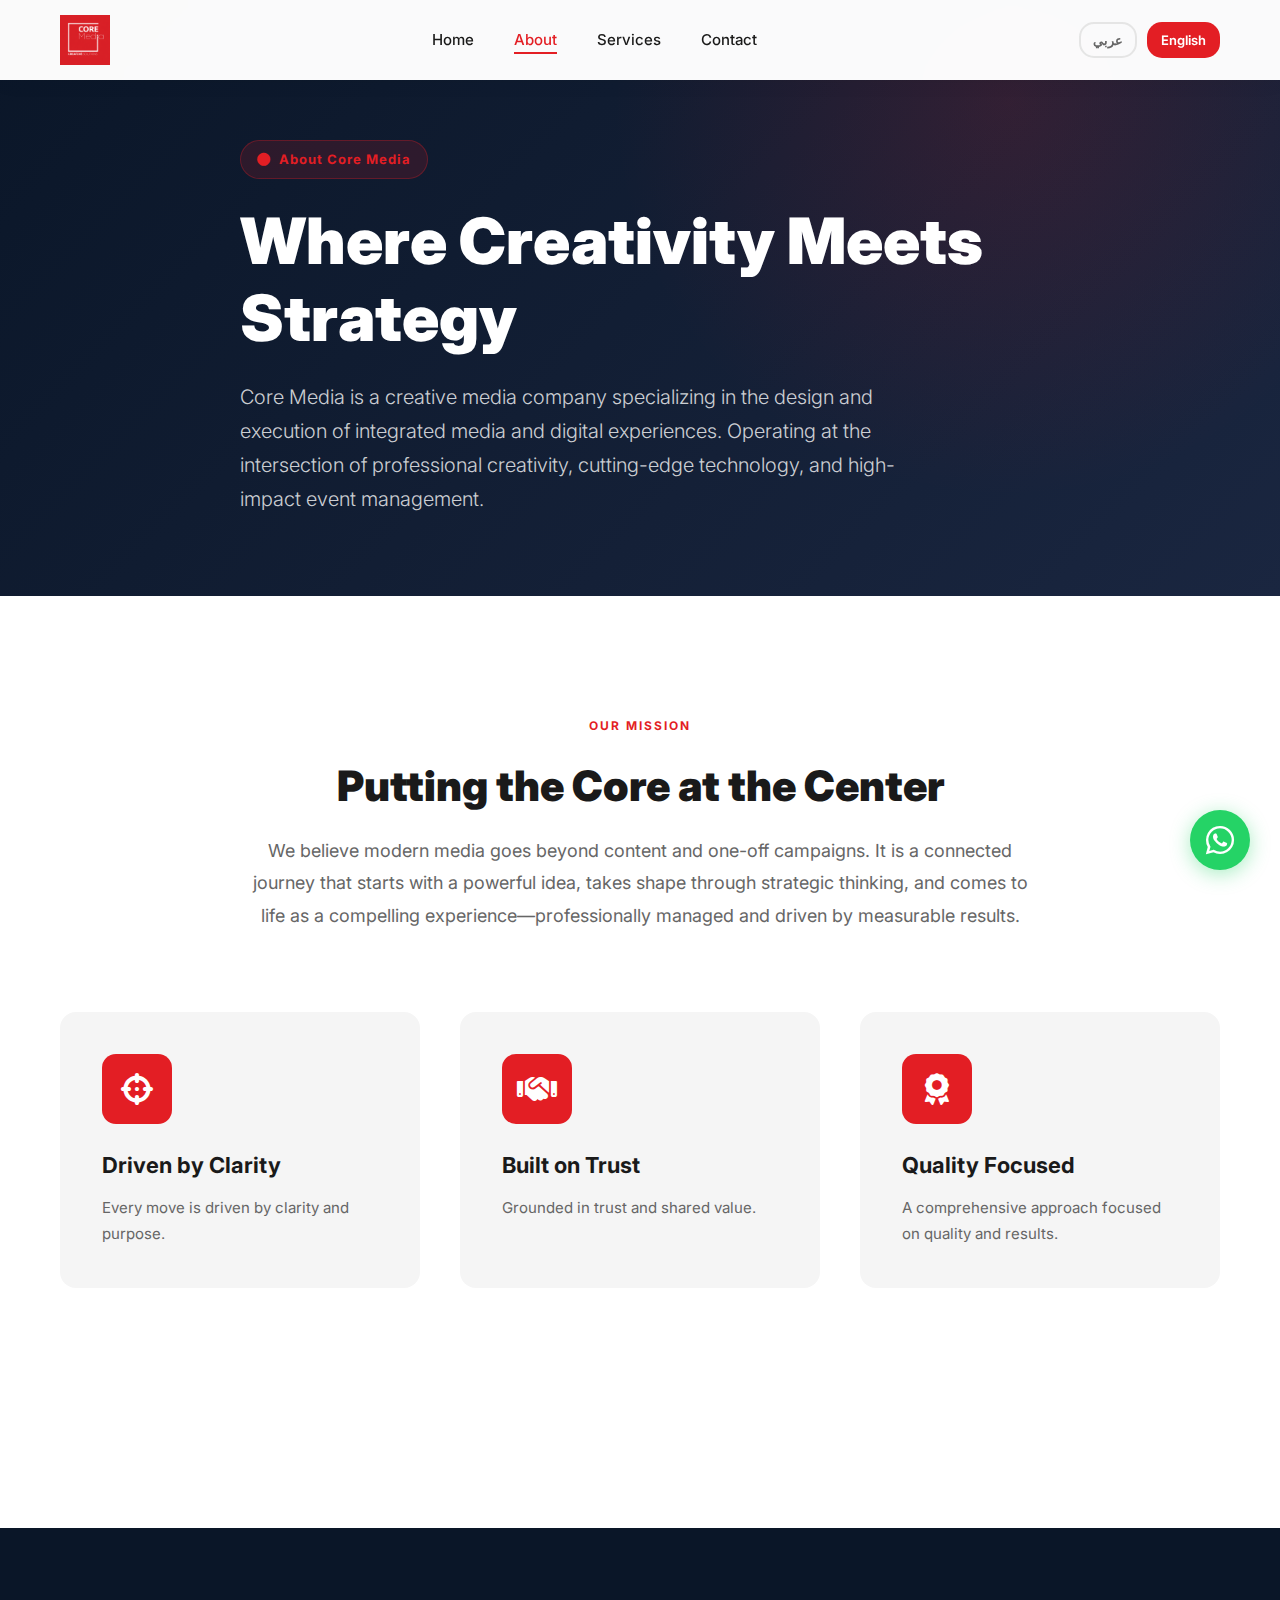
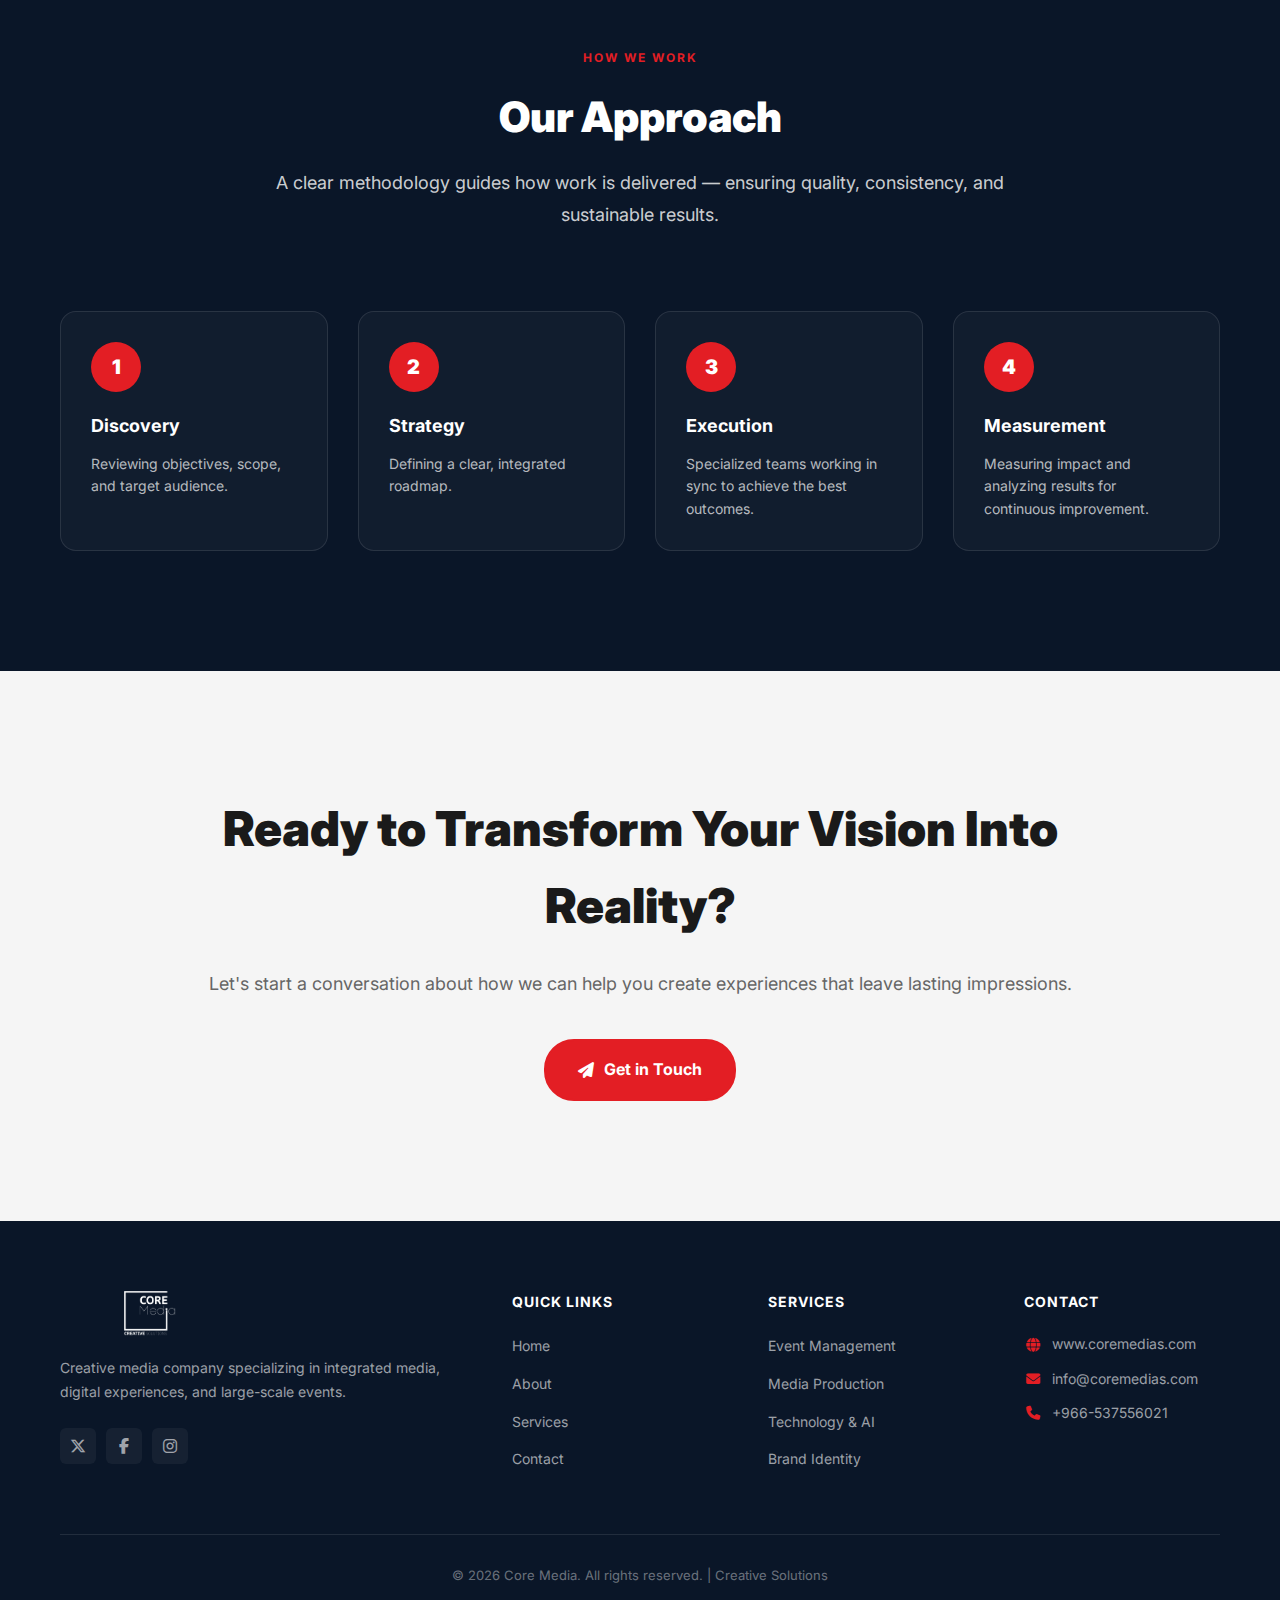
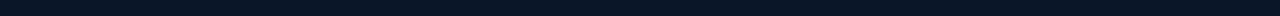
<file: about-en.html>
<!DOCTYPE html>
<html lang="en" dir="ltr">
<head>
    <meta charset="UTF-8">
    <meta name="viewport" content="width=device-width, initial-scale=1.0">
    <meta name="description" content="About Core Media - Creative media company specializing in integrated experiences">
    <title>About Us - Core Media</title>
    <link rel="icon" type="image/png" href="/assets/images/favicon.png">
    <link rel="preconnect" href="https://fonts.googleapis.com">
    <link rel="preconnect" href="https://fonts.gstatic.com" crossorigin>
    <link href="https://fonts.googleapis.com/css2?family=Inter:wght@300;400;500;600;700;800;900&display=swap" rel="stylesheet">
    <link rel="stylesheet" href="https://cdnjs.cloudflare.com/ajax/libs/font-awesome/6.4.0/css/all.min.css">

    <style>
        * {
            margin: 0;
            padding: 0;
            box-sizing: border-box;
        }

        :root {
            --primary-red: #E31E24;
            --dark-navy: #0a1628;
            --white: #ffffff;
            --light-gray: #f5f5f5;
            --text-gray: #666666;
            --border-gray: #e5e5e5;
        }

        body {
            font-family: 'Inter', -apple-system, BlinkMacSystemFont, sans-serif;
            color: #1a1a1a;
            line-height: 1.6;
            background: white;
            overflow-x: hidden;
        }

        /* Navigation */
        nav {
            position: fixed;
            top: 0;
            left: 0;
            right: 0;
            background: rgba(255, 255, 255, 0.98);
            backdrop-filter: blur(10px);
            padding: 15px 60px;
            z-index: 1000;
            box-shadow: 0 2px 20px rgba(0, 0, 0, 0.05);
            transition: all 0.3s ease;
        }

        nav.scrolled {
            padding: 10px 60px;
            box-shadow: 0 2px 30px rgba(0, 0, 0, 0.1);
        }

        .nav-container {
            max-width: 1400px;
            margin: 0 auto;
            display: flex;
            justify-content: space-between;
            align-items: center;
        }

        .logo {
            height: 50px;
            max-width: 180px;
            transition: all 0.3s ease;
        }

        nav.scrolled .logo {
            height: 45px;
            max-width: 160px;
        }

        .logo img {
            height: 100%;
            width: 100%;
            object-fit: contain;
        }

        .nav-menu {
            display: flex;
            gap: 40px;
            list-style: none;
            align-items: center;
        }

        .nav-menu a {
            text-decoration: none;
            color: #1a1a1a;
            font-size: 15px;
            font-weight: 500;
            transition: color 0.3s;
            position: relative;
        }

        .nav-menu a::after {
            content: '';
            position: absolute;
            bottom: -5px;
            left: 0;
            width: 0;
            height: 2px;
            background: var(--primary-red);
            transition: width 0.3s ease;
        }

        .nav-menu a:hover::after,
        .nav-menu a.active::after {
            width: 100%;
        }

        .nav-menu a:hover,
        .nav-menu a.active {
            color: var(--primary-red);
        }

        .language-switcher {
            display: flex;
            gap: 10px;
            align-items: center;
        }

        .lang-btn {
            padding: 6px 12px;
            border-radius: 15px;
            text-decoration: none;
            font-weight: 600;
            font-size: 13px;
            transition: all 0.3s;
            border: 2px solid transparent;
        }

        .lang-btn.active {
            background: var(--primary-red);
            color: white;
        }

        .lang-btn:not(.active) {
            color: var(--text-gray);
            border-color: var(--border-gray);
        }

        .lang-btn:not(.active):hover {
            border-color: var(--primary-red);
            color: var(--primary-red);
        }

        /* Floating WhatsApp Button */
        .whatsapp-float {
            position: fixed;
            bottom: 30px;
            right: 30px;
            width: 60px;
            height: 60px;
            background: #25D366;
            border-radius: 50%;
            display: flex;
            align-items: center;
            justify-content: center;
            box-shadow: 0 4px 20px rgba(37, 211, 102, 0.4);
            z-index: 999;
            cursor: pointer;
            transition: all 0.3s ease;
            animation: pulse-whatsapp 2s infinite;
            text-decoration: none;
        }

        .whatsapp-float:hover {
            transform: scale(1.1);
            box-shadow: 0 6px 30px rgba(37, 211, 102, 0.6);
        }

        .whatsapp-float i {
            color: white;
            font-size: 32px;
        }

        @keyframes pulse-whatsapp {
            0%, 100% {
                box-shadow: 0 4px 20px rgba(37, 211, 102, 0.4);
            }
            50% {
                box-shadow: 0 6px 30px rgba(37, 211, 102, 0.7);
            }
        }

        /* Hero Section */
        .about-hero {
            min-height: 60vh;
            background: linear-gradient(135deg, #0a1628 0%, #1a2640 100%);
            padding: 140px 60px 80px;
            position: relative;
            overflow: hidden;
            display: flex;
            align-items: center;
        }

        .about-hero::before {
            content: '';
            position: absolute;
            top: -50%;
            right: -10%;
            width: 800px;
            height: 800px;
            background: radial-gradient(circle, rgba(227, 30, 36, 0.15) 0%, transparent 70%);
            border-radius: 50%;
            animation: pulse 8s ease-in-out infinite;
        }

        @keyframes pulse {
            0%, 100% { transform: scale(1); opacity: 0.15; }
            50% { transform: scale(1.1); opacity: 0.25; }
        }

        .about-hero-container {
            max-width: 1400px;
            margin: 0 auto;
            position: relative;
            z-index: 2;
            color: white;
        }

        .about-tag {
            display: inline-flex;
            align-items: center;
            gap: 8px;
            background: rgba(227, 30, 36, 0.15);
            border: 1px solid rgba(227, 30, 36, 0.3);
            padding: 8px 16px;
            border-radius: 25px;
            color: var(--primary-red);
            font-size: 13px;
            font-weight: 700;
            letter-spacing: 1px;
            margin-bottom: 24px;
        }

        .about-hero-title {
            font-size: 64px;
            font-weight: 900;
            line-height: 1.2;
            margin-bottom: 24px;
            max-width: 800px;
        }

        .about-hero-subtitle {
            font-size: 20px;
            font-weight: 300;
            color: rgba(255, 255, 255, 0.8);
            max-width: 700px;
            line-height: 1.7;
        }

        /* Main Content Section */
        .about-content {
            padding: 120px 60px;
            background: white;
        }

        .about-container {
            max-width: 1400px;
            margin: 0 auto;
        }

        .section-header {
            text-align: center;
            margin-bottom: 80px;
        }

        .section-tag {
            color: var(--primary-red);
            font-size: 12px;
            font-weight: 700;
            letter-spacing: 2px;
            margin-bottom: 16px;
            text-transform: uppercase;
        }

        .section-title {
            font-size: 42px;
            font-weight: 900;
            color: #1a1a1a;
            margin-bottom: 16px;
        }

        .section-description {
            font-size: 18px;
            color: var(--text-gray);
            max-width: 800px;
            margin: 0 auto;
            line-height: 1.8;
        }

        /* Values Grid */
        .values-grid {
            display: grid;
            grid-template-columns: repeat(3, 1fr);
            gap: 40px;
            margin-bottom: 120px;
        }

        .value-card {
            background: var(--light-gray);
            border-radius: 16px;
            padding: 40px;
            transition: all 0.3s ease;
            border: 2px solid transparent;
        }

        .value-card:hover {
            background: white;
            border-color: var(--primary-red);
            transform: translateY(-5px);
            box-shadow: 0 10px 40px rgba(0, 0, 0, 0.1);
        }

        .value-icon {
            width: 70px;
            height: 70px;
            background: var(--primary-red);
            border-radius: 14px;
            display: flex;
            align-items: center;
            justify-content: center;
            margin-bottom: 24px;
            color: white;
            font-size: 32px;
            transition: all 0.3s ease;
        }

        .value-card:hover .value-icon {
            transform: scale(1.1) rotate(5deg);
        }

        .value-title {
            font-size: 22px;
            font-weight: 700;
            margin-bottom: 12px;
            color: #1a1a1a;
        }

        .value-description {
            font-size: 15px;
            color: var(--text-gray);
            line-height: 1.7;
        }

        /* Approach Section */
        .approach-section {
            background: var(--dark-navy);
            color: white;
            padding: 120px 60px;
        }

        .approach-container {
            max-width: 1400px;
            margin: 0 auto;
        }

        .approach-section .section-title {
            color: white !important;
        }

        .approach-grid {
            display: grid;
            grid-template-columns: repeat(4, 1fr);
            gap: 30px;
            margin-top: 60px;
        }

        .approach-card {
            background: rgba(255, 255, 255, 0.03);
            border-radius: 16px;
            padding: 30px;
            border: 1px solid rgba(255, 255, 255, 0.1);
            transition: all 0.3s ease;
        }

        .approach-card:hover {
            background: rgba(255, 255, 255, 0.05);
            transform: translateY(-5px);
        }

        .approach-number {
            width: 50px;
            height: 50px;
            background: var(--primary-red);
            border-radius: 50%;
            display: flex;
            align-items: center;
            justify-content: center;
            margin-bottom: 20px;
            font-size: 20px;
            font-weight: 900;
        }

        .approach-title {
            font-size: 18px;
            font-weight: 700;
            margin-bottom: 12px;
        }

        .approach-text {
            font-size: 14px;
            color: rgba(255, 255, 255, 0.7);
            line-height: 1.6;
        }

        /* CTA Section */
        .cta-section {
            background: var(--light-gray);
            padding: 120px 60px;
            text-align: center;
        }

        .cta-container {
            max-width: 900px;
            margin: 0 auto;
        }

        .cta-title {
            font-size: 48px;
            font-weight: 900;
            margin-bottom: 24px;
            color: #1a1a1a;
        }

        .cta-description {
            font-size: 18px;
            line-height: 1.7;
            color: var(--text-gray);
            margin-bottom: 40px;
        }

        .btn-primary {
            display: inline-flex;
            align-items: center;
            gap: 10px;
            background: var(--primary-red);
            color: white;
            padding: 16px 32px;
            border-radius: 30px;
            text-decoration: none;
            font-weight: 700;
            font-size: 16px;
            transition: all 0.3s ease;
            border: 2px solid var(--primary-red);
        }

        .btn-primary:hover {
            background: transparent;
            color: var(--primary-red);
            transform: translateY(-3px);
            box-shadow: 0 8px 24px rgba(227, 30, 36, 0.3);
        }

        /* Footer */
        footer {
            background: var(--dark-navy);
            color: white;
            padding: 70px 60px 30px;
        }

        .footer-grid {
            max-width: 1400px;
            margin: 0 auto 50px;
            display: grid;
            grid-template-columns: 2fr 1fr 1fr 1fr;
            gap: 60px;
        }

        .footer-logo {
            height: 45px;
            max-width: 180px;
            margin-bottom: 20px;
        }

        .footer-logo img {
            height: 100%;
            width: 100%;
            object-fit: contain;
            filter: brightness(0) invert(1);
        }

        .footer-text {
            font-size: 14px;
            line-height: 1.7;
            color: rgba(255, 255, 255, 0.6);
            margin-bottom: 24px;
        }

        .footer-title {
            font-size: 14px;
            font-weight: 700;
            margin-bottom: 20px;
            text-transform: uppercase;
            letter-spacing: 1px;
        }

        .footer-links {
            list-style: none;
        }

        .footer-links li {
            margin-bottom: 12px;
        }

        .footer-links a {
            color: rgba(255, 255, 255, 0.6);
            text-decoration: none;
            font-size: 14px;
            transition: color 0.3s;
        }

        .footer-links a:hover {
            color: var(--primary-red);
        }

        .footer-contact {
            display: flex;
            flex-direction: column;
            gap: 12px;
        }

        .contact-item {
            display: flex;
            align-items: center;
            gap: 10px;
            font-size: 14px;
            color: rgba(255, 255, 255, 0.6);
        }

        .contact-item i {
            color: var(--primary-red);
            width: 18px;
            text-align: center;
        }

        .social-links {
            display: flex;
            gap: 10px;
            margin-top: 20px;
        }

        .social-link {
            width: 36px;
            height: 36px;
            background: rgba(255, 255, 255, 0.05);
            border-radius: 6px;
            display: flex;
            align-items: center;
            justify-content: center;
            text-decoration: none;
            color: rgba(255, 255, 255, 0.6);
            font-size: 16px;
            transition: all 0.3s;
        }

        .social-link:hover {
            background: var(--primary-red);
            color: white;
            transform: translateY(-3px);
        }

        .footer-bottom {
            max-width: 1400px;
            margin: 0 auto;
            padding-top: 30px;
            border-top: 1px solid rgba(255, 255, 255, 0.1);
            text-align: center;
            color: rgba(255, 255, 255, 0.4);
            font-size: 13px;
        }

        /* Responsive */
        @media (max-width: 1024px) {
            .values-grid {
                grid-template-columns: 1fr;
            }

            .approach-grid {
                grid-template-columns: repeat(2, 1fr);
            }

            .footer-grid {
                grid-template-columns: 1fr 1fr;
            }
        }

        @media (max-width: 768px) {
            nav, .about-hero, .about-content, .approach-section, .cta-section, footer {
                padding-left: 25px;
                padding-right: 25px;
            }

            .nav-menu {
                display: none;
            }

            .about-hero-title {
                font-size: 40px;
            }

            .section-title {
                font-size: 32px;
            }

            .approach-grid {
                grid-template-columns: 1fr;
            }

            .footer-grid {
                grid-template-columns: 1fr;
            }

            .whatsapp-float {
                bottom: 20px;
                right: 20px;
                width: 50px;
                height: 50px;
            }

            .whatsapp-float i {
                font-size: 26px;
            }
        }
    </style>
</head>
<body>
    <!-- Floating WhatsApp Button -->
    <a href="https://wa.me/966537556021" class="whatsapp-float" target="_blank" aria-label="Contact us on WhatsApp">
        <i class="fab fa-whatsapp"></i>
    </a>

    <!-- Navigation -->
    <nav>
        <div class="nav-container">
            <div class="logo">
                <img src="/assets/images/logo.png" alt="Core Media">
            </div>
            <ul class="nav-menu">
                <li><a href="index-en.html">Home</a></li>
                <li><a href="about-en.html" class="active">About</a></li>
                <li><a href="services-en.html">Services</a></li>
                <li><a href="contact-en.html">Contact</a></li>
            </ul>
            <div class="language-switcher">
                <a href="about-ar.html" class="lang-btn">عربي</a>
                <a href="about-en.html" class="lang-btn active">English</a>
            </div>
        </div>
    </nav>

    <!-- Hero Section -->
    <section class="about-hero">
        <div class="about-hero-container">
            <div class="about-tag">
                <i class="fas fa-circle"></i>
                About Core Media
            </div>
            <h1 class="about-hero-title">
                Where Creativity Meets Strategy
            </h1>
            <p class="about-hero-subtitle">
                Core Media is a creative media company specializing in the design and execution of integrated media and digital experiences. Operating at the intersection of professional creativity, cutting-edge technology, and high-impact event management.
            </p>
        </div>
    </section>

    <!-- Main Content -->
    <section class="about-content">
        <div class="about-container">
            <div class="section-header">
                <div class="section-tag">Our Mission</div>
                <h2 class="section-title">Putting the Core at the Center</h2>
                <p class="section-description">
                    We believe modern media goes beyond content and one-off campaigns. It is a connected journey that starts with a powerful idea, takes shape through strategic thinking, and comes to life as a compelling experience—professionally managed and driven by measurable results.
                </p>
            </div>

            <!-- Values -->
            <div class="values-grid">
                <div class="value-card">
                    <div class="value-icon">
                        <i class="fas fa-crosshairs"></i>
                    </div>
                    <h3 class="value-title">Driven by Clarity</h3>
                    <p class="value-description">
                        Every move is driven by clarity and purpose.
                    </p>
                </div>

                <div class="value-card">
                    <div class="value-icon">
                        <i class="fas fa-handshake"></i>
                    </div>
                    <h3 class="value-title">Built on Trust</h3>
                    <p class="value-description">
                        Grounded in trust and shared value.
                    </p>
                </div>

                <div class="value-card">
                    <div class="value-icon">
                        <i class="fas fa-award"></i>
                    </div>
                    <h3 class="value-title">Quality Focused</h3>
                    <p class="value-description">
                        A comprehensive approach focused on quality and results.
                    </p>
                </div>
            </div>
        </div>
    </section>

    <!-- Approach Section -->
    <section class="approach-section">
        <div class="approach-container">
            <div class="section-header">
                <div class="section-tag">How We Work</div>
                <h2 class="section-title">Our Approach</h2>
                <p class="section-description" style="color: rgba(255,255,255,0.8);">
                    A clear methodology guides how work is delivered — ensuring quality, consistency, and sustainable results.
                </p>
            </div>

            <div class="approach-grid">
                <div class="approach-card">
                    <div class="approach-number">1</div>
                    <h3 class="approach-title">Discovery</h3>
                    <p class="approach-text">
                        Reviewing objectives, scope, and target audience.
                    </p>
                </div>

                <div class="approach-card">
                    <div class="approach-number">2</div>
                    <h3 class="approach-title">Strategy</h3>
                    <p class="approach-text">
                        Defining a clear, integrated roadmap.
                    </p>
                </div>

                <div class="approach-card">
                    <div class="approach-number">3</div>
                    <h3 class="approach-title">Execution</h3>
                    <p class="approach-text">
                        Specialized teams working in sync to achieve the best outcomes.
                    </p>
                </div>

                <div class="approach-card">
                    <div class="approach-number">4</div>
                    <h3 class="approach-title">Measurement</h3>
                    <p class="approach-text">
                        Measuring impact and analyzing results for continuous improvement.
                    </p>
                </div>
            </div>
        </div>
    </section>

    <!-- CTA Section -->
    <section class="cta-section">
        <div class="cta-container">
            <h2 class="cta-title">Ready to Transform Your Vision Into Reality?</h2>
            <p class="cta-description">
                Let's start a conversation about how we can help you create experiences that leave lasting impressions.
            </p>
            <a href="contact-en.html" class="btn-primary">
                <i class="fas fa-paper-plane"></i>
                Get in Touch
            </a>
        </div>
    </section>

    <!-- Footer -->
    <footer>
        <div class="footer-grid">
            <div>
                <div class="footer-logo">
                    <img src="/assets/images/logo-white.png" alt="Core Media">
                </div>
                <p class="footer-text">
                    Creative media company specializing in integrated media, digital experiences, and large-scale events.
                </p>
                <div class="social-links">
                    <a href="https://x.com/coremedias1" class="social-link" target="_blank" title="X (Twitter)">
                        <i class="fab fa-x-twitter"></i>
                    </a>
                    <a href="https://facebook.com/coremedias1" class="social-link" target="_blank" title="Facebook">
                        <i class="fab fa-facebook-f"></i>
                    </a>
                    <a href="https://instagram.com/coremedias1" class="social-link" target="_blank" title="Instagram">
                        <i class="fab fa-instagram"></i>
                    </a>
                </div>
            </div>
            <div>
                <h3 class="footer-title">Quick Links</h3>
                <ul class="footer-links">
                    <li><a href="index-en.html">Home</a></li>
                    <li><a href="about-en.html">About</a></li>
                    <li><a href="services-en.html">Services</a></li>
                    <li><a href="contact-en.html">Contact</a></li>
                </ul>
            </div>
            <div>
                <h3 class="footer-title">Services</h3>
                <ul class="footer-links">
                    <li><a href="services-en.html">Event Management</a></li>
                    <li><a href="services-en.html">Media Production</a></li>
                    <li><a href="services-en.html">Technology & AI</a></li>
                    <li><a href="services-en.html">Brand Identity</a></li>
                </ul>
            </div>
            <div>
                <h3 class="footer-title">Contact</h3>
                <div class="footer-contact">
                    <div class="contact-item">
                        <i class="fas fa-globe"></i>
                        <span>www.coremedias.com</span>
                    </div>
                    <div class="contact-item">
                        <i class="fas fa-envelope"></i>
                        <span>info@coremedias.com</span>
                    </div>
                    <div class="contact-item">
                        <i class="fas fa-phone"></i>
                        <span>+966-537556021</span>
                    </div>
                </div>
            </div>
        </div>
        <div class="footer-bottom">
            <p>© 2026 Core Media. All rights reserved. | Creative Solutions</p>
        </div>
    </footer>

    <script>
        // Navbar scroll effect
        window.addEventListener('scroll', () => {
            const nav = document.querySelector('nav');
            if (window.scrollY > 50) {
                nav.classList.add('scrolled');
            } else {
                nav.classList.remove('scrolled');
            }
        });
    </script>
</body>
</html>
</file>
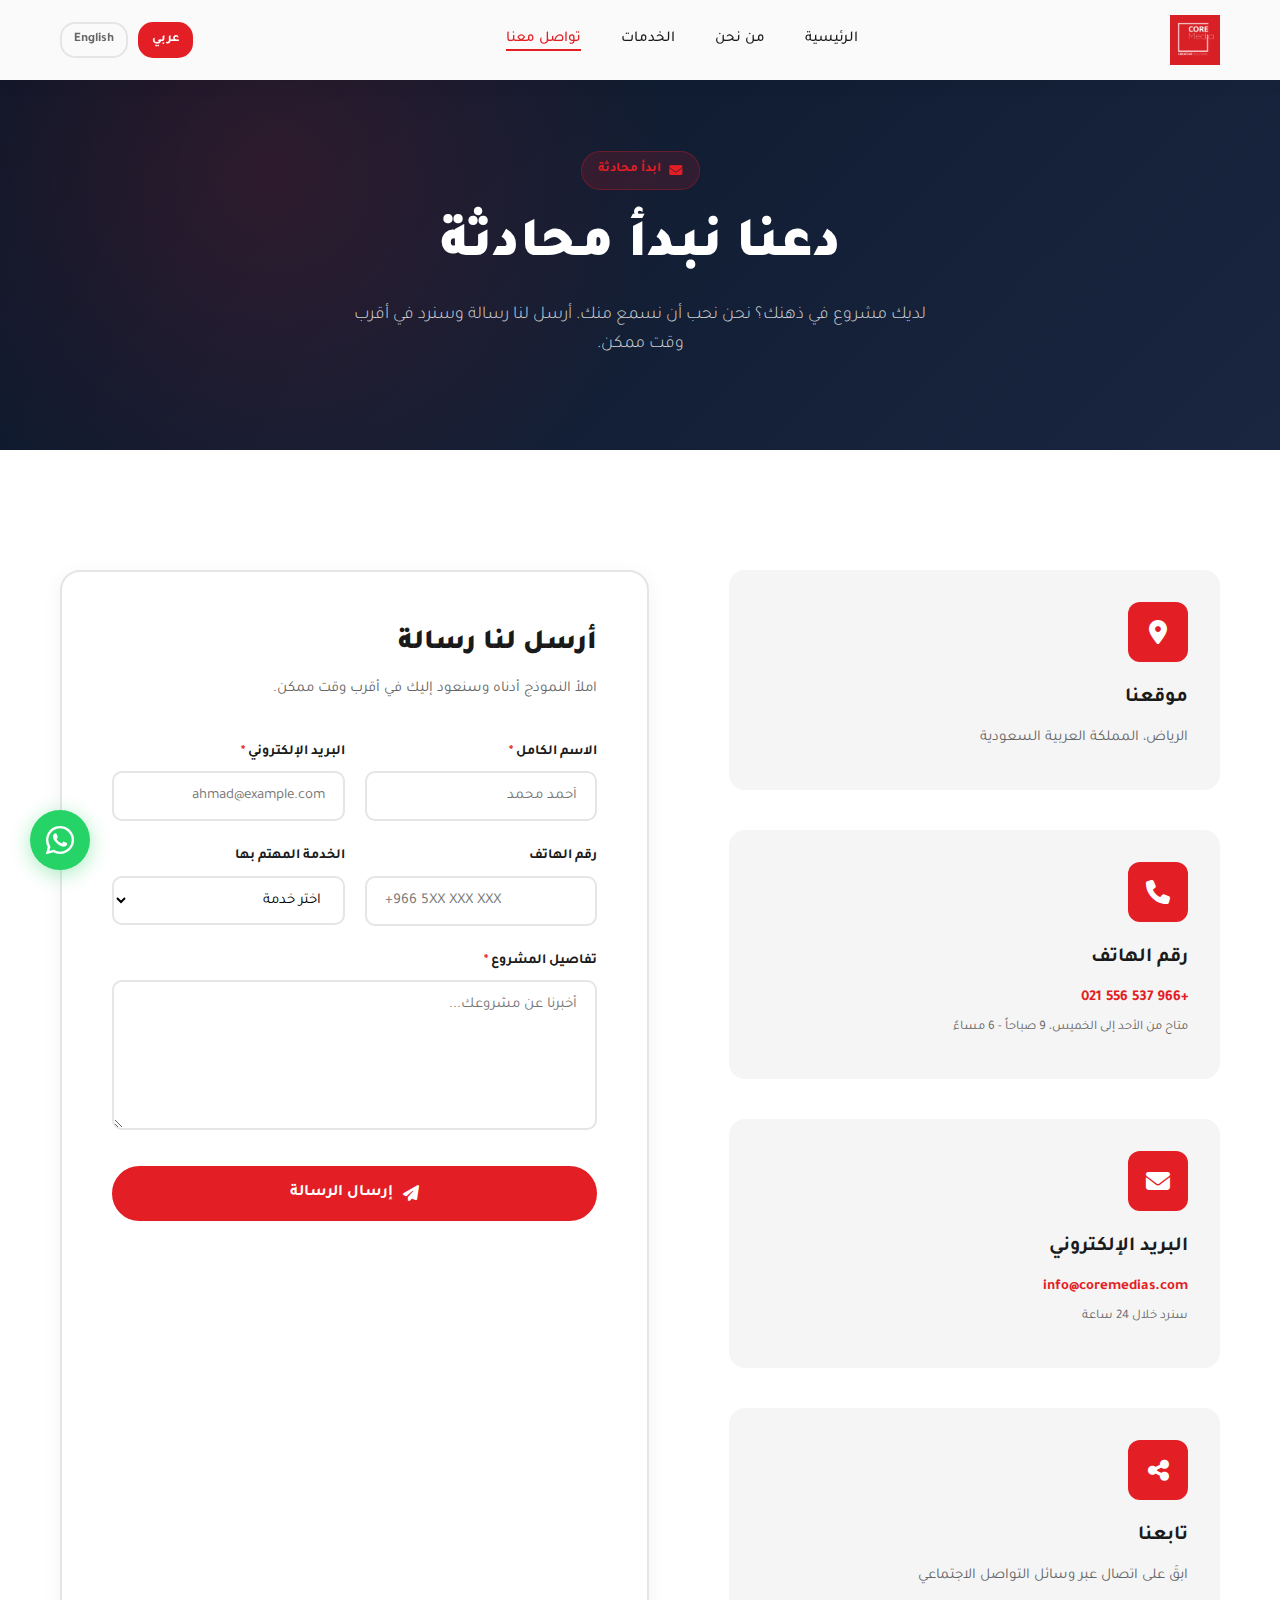
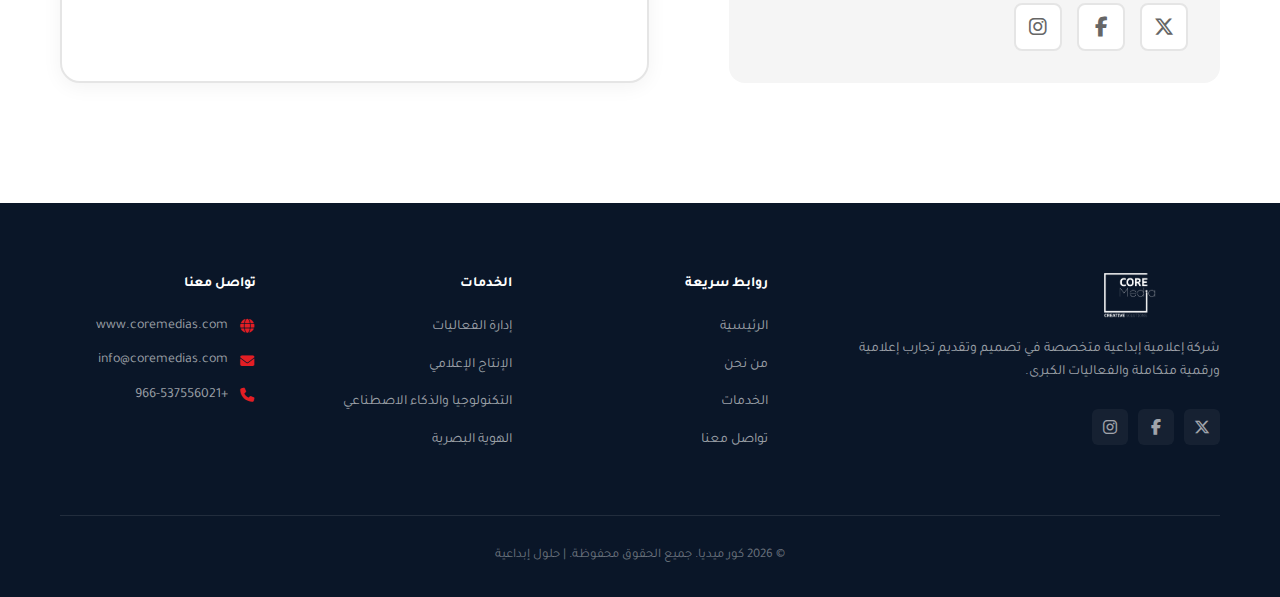
<file: contact-ar.html>
<!DOCTYPE html>
<html lang="ar" dir="rtl">
<head>
    <meta charset="UTF-8">
    <meta name="viewport" content="width=device-width, initial-scale=1.0">
    <meta name="description" content="تواصل مع كور ميديا - تواصل معنا لمشروعك القادم">
    <title>تواصل معنا - كور ميديا</title>
    <link rel="icon" type="image/png" href="/assets/images/favicon.png">
    <link rel="preconnect" href="https://fonts.googleapis.com">
    <link rel="preconnect" href="https://fonts.gstatic.com" crossorigin>
    <link href="https://fonts.googleapis.com/css2?family=Tajawal:wght@300;400;500;700;800;900&display=swap" rel="stylesheet">
    <link rel="stylesheet" href="https://cdnjs.cloudflare.com/ajax/libs/font-awesome/6.4.0/css/all.min.css">

    <style>
        * {
            margin: 0;
            padding: 0;
            box-sizing: border-box;
        }

        :root {
            --primary-red: #E31E24;
            --dark-navy: #0a1628;
            --white: #ffffff;
            --light-gray: #f5f5f5;
            --text-gray: #666666;
            --border-gray: #e5e5e5;
        }

        body {
            font-family: 'Tajawal', -apple-system, BlinkMacSystemFont, sans-serif;
            color: #1a1a1a;
            line-height: 1.6;
            background: white;
            overflow-x: hidden;
        }

        /* Navigation */
        nav {
            position: fixed;
            top: 0;
            left: 0;
            right: 0;
            background: rgba(255, 255, 255, 0.98);
            backdrop-filter: blur(10px);
            padding: 15px 60px;
            z-index: 1000;
            box-shadow: 0 2px 20px rgba(0, 0, 0, 0.05);
            transition: all 0.3s ease;
        }

        nav.scrolled {
            padding: 10px 60px;
            box-shadow: 0 2px 30px rgba(0, 0, 0, 0.1);
        }

        .nav-container {
            max-width: 1400px;
            margin: 0 auto;
            display: flex;
            justify-content: space-between;
            align-items: center;
        }

        .logo {
            height: 50px;
            max-width: 180px;
            transition: all 0.3s ease;
        }

        nav.scrolled .logo {
            height: 45px;
            max-width: 160px;
        }

        .logo img {
            height: 100%;
            width: 100%;
            object-fit: contain;
        }

        .nav-menu {
            display: flex;
            gap: 40px;
            list-style: none;
            align-items: center;
        }

        .nav-menu a {
            text-decoration: none;
            color: #1a1a1a;
            font-size: 15px;
            font-weight: 500;
            transition: color 0.3s;
            position: relative;
        }

        .nav-menu a::after {
            content: '';
            position: absolute;
            bottom: -5px;
            right: 0;
            width: 0;
            height: 2px;
            background: var(--primary-red);
            transition: width 0.3s ease;
        }

        .nav-menu a:hover::after,
        .nav-menu a.active::after {
            width: 100%;
        }

        .nav-menu a:hover,
        .nav-menu a.active {
            color: var(--primary-red);
        }

        .language-switcher {
            display: flex;
            gap: 10px;
            align-items: center;
        }

        .lang-btn {
            padding: 6px 12px;
            border-radius: 15px;
            text-decoration: none;
            font-weight: 600;
            font-size: 13px;
            transition: all 0.3s;
            border: 2px solid transparent;
        }

        .lang-btn.active {
            background: var(--primary-red);
            color: white;
        }

        .lang-btn:not(.active) {
            color: var(--text-gray);
            border-color: var(--border-gray);
        }

        .lang-btn:not(.active):hover {
            border-color: var(--primary-red);
            color: var(--primary-red);
        }

        /* Floating WhatsApp Button */
        .whatsapp-float {
            position: fixed;
            bottom: 30px;
            left: 30px;
            width: 60px;
            height: 60px;
            background: #25D366;
            border-radius: 50%;
            display: flex;
            align-items: center;
            justify-content: center;
            box-shadow: 0 4px 20px rgba(37, 211, 102, 0.4);
            z-index: 999;
            cursor: pointer;
            transition: all 0.3s ease;
            animation: pulse-whatsapp 2s infinite;
            text-decoration: none;
        }

        .whatsapp-float:hover {
            transform: scale(1.1);
            box-shadow: 0 6px 30px rgba(37, 211, 102, 0.6);
        }

        .whatsapp-float i {
            color: white;
            font-size: 32px;
        }

        @keyframes pulse-whatsapp {
            0%, 100% {
                box-shadow: 0 4px 20px rgba(37, 211, 102, 0.4);
            }
            50% {
                box-shadow: 0 6px 30px rgba(37, 211, 102, 0.7);
            }
        }

        /* Hero Section */
        .contact-hero {
            min-height: 50vh;
            background: linear-gradient(135deg, #0a1628 0%, #1a2640 100%);
            padding: 140px 60px 80px;
            position: relative;
            overflow: hidden;
            display: flex;
            align-items: center;
            text-align: center;
        }

        .contact-hero::before {
            content: '';
            position: absolute;
            top: -50%;
            left: -10%;
            width: 800px;
            height: 800px;
            background: radial-gradient(circle, rgba(227, 30, 36, 0.15) 0%, transparent 70%);
            border-radius: 50%;
            animation: pulse 8s ease-in-out infinite;
        }

        @keyframes pulse {
            0%, 100% { transform: scale(1); opacity: 0.15; }
            50% { transform: scale(1.1); opacity: 0.25; }
        }

        .contact-hero-container {
            max-width: 900px;
            margin: 0 auto;
            position: relative;
            z-index: 2;
            color: white;
        }

        .contact-tag {
            display: inline-flex;
            align-items: center;
            gap: 8px;
            background: rgba(227, 30, 36, 0.15);
            border: 1px solid rgba(227, 30, 36, 0.3);
            padding: 8px 16px;
            border-radius: 25px;
            color: var(--primary-red);
            font-size: 13px;
            font-weight: 700;
            letter-spacing: 1px;
            margin-bottom: 24px;
        }

        .contact-hero-title {
            font-size: 56px;
            font-weight: 900;
            line-height: 1.2;
            margin-bottom: 20px;
        }

        .contact-hero-subtitle {
            font-size: 18px;
            font-weight: 300;
            color: rgba(255, 255, 255, 0.8);
            max-width: 600px;
            margin: 0 auto;
        }

        /* Contact Section */
        .contact-section {
            padding: 120px 60px;
            background: white;
        }

        .contact-container {
            max-width: 1400px;
            margin: 0 auto;
            display: grid;
            grid-template-columns: 1fr 1.2fr;
            gap: 80px;
        }

        /* Contact Info */
        .contact-info {
            display: flex;
            flex-direction: column;
            gap: 40px;
        }

        .info-card {
            background: var(--light-gray);
            border-radius: 16px;
            padding: 30px;
            transition: all 0.3s ease;
            border: 2px solid transparent;
        }

        .info-card:hover {
            background: white;
            border-color: var(--primary-red);
            transform: translateY(-5px);
            box-shadow: 0 10px 40px rgba(0, 0, 0, 0.1);
        }

        .info-card-icon {
            width: 60px;
            height: 60px;
            background: var(--primary-red);
            border-radius: 12px;
            display: flex;
            align-items: center;
            justify-content: center;
            margin-bottom: 20px;
            color: white;
            font-size: 24px;
        }

        .info-card-title {
            font-size: 20px;
            font-weight: 700;
            margin-bottom: 12px;
            color: #1a1a1a;
        }

        .info-card-text {
            font-size: 15px;
            color: var(--text-gray);
            line-height: 1.6;
            margin-bottom: 8px;
        }

        .info-card-link {
            color: var(--primary-red);
            text-decoration: none;
            font-weight: 600;
            transition: all 0.3s ease;
        }

        .info-card-link:hover {
            text-decoration: underline;
        }

        .social-links-large {
            display: flex;
            gap: 15px;
            margin-top: 15px;
        }

        .social-link-large {
            width: 48px;
            height: 48px;
            background: white;
            border-radius: 8px;
            display: flex;
            align-items: center;
            justify-content: center;
            text-decoration: none;
            color: var(--text-gray);
            font-size: 20px;
            transition: all 0.3s;
            border: 2px solid var(--border-gray);
        }

        .social-link-large:hover {
            background: var(--primary-red);
            color: white;
            border-color: var(--primary-red);
            transform: translateY(-3px);
        }

        /* Contact Form */
        .contact-form {
            background: white;
            border: 2px solid var(--border-gray);
            border-radius: 20px;
            padding: 50px;
            box-shadow: 0 4px 20px rgba(0, 0, 0, 0.05);
        }

        .form-title {
            font-size: 28px;
            font-weight: 900;
            margin-bottom: 10px;
            color: #1a1a1a;
        }

        .form-subtitle {
            font-size: 15px;
            color: var(--text-gray);
            margin-bottom: 40px;
        }

        .form-group {
            margin-bottom: 24px;
        }

        .form-label {
            display: block;
            font-size: 14px;
            font-weight: 600;
            color: #1a1a1a;
            margin-bottom: 8px;
        }

        .form-label .required {
            color: var(--primary-red);
        }

        .form-input,
        .form-textarea,
        .form-select {
            width: 100%;
            padding: 14px 18px;
            border: 2px solid var(--border-gray);
            border-radius: 10px;
            font-size: 15px;
            font-family: 'Tajawal', sans-serif;
            transition: all 0.3s ease;
            background: white;
        }

        .form-input:focus,
        .form-textarea:focus,
        .form-select:focus {
            outline: none;
            border-color: var(--primary-red);
            box-shadow: 0 0 0 4px rgba(227, 30, 36, 0.1);
        }

        .form-textarea {
            min-height: 150px;
            resize: vertical;
        }

        .form-row {
            display: grid;
            grid-template-columns: 1fr 1fr;
            gap: 20px;
        }

        .form-button {
            width: 100%;
            padding: 16px 32px;
            background: var(--primary-red);
            color: white;
            border: 2px solid var(--primary-red);
            border-radius: 30px;
            font-size: 16px;
            font-weight: 700;
            cursor: pointer;
            transition: all 0.3s ease;
            display: flex;
            align-items: center;
            justify-content: center;
            gap: 10px;
            font-family: 'Tajawal', sans-serif;
        }

        .form-button:hover {
            background: transparent;
            color: var(--primary-red);
            transform: translateY(-3px);
            box-shadow: 0 8px 24px rgba(227, 30, 36, 0.3);
        }

        .form-button:active {
            transform: translateY(-1px);
        }

        /* Success Message */
        .success-message {
            display: none;
            padding: 20px;
            background: #d4edda;
            border: 2px solid #c3e6cb;
            border-radius: 10px;
            color: #155724;
            margin-bottom: 20px;
            text-align: center;
            font-weight: 600;
        }

        .success-message.show {
            display: block;
            animation: slideDown 0.5s ease;
        }

        @keyframes slideDown {
            from {
                opacity: 0;
                transform: translateY(-20px);
            }
            to {
                opacity: 1;
                transform: translateY(0);
            }
        }

        /* Footer */
        footer {
            background: var(--dark-navy);
            color: white;
            padding: 70px 60px 30px;
        }

        .footer-grid {
            max-width: 1400px;
            margin: 0 auto 50px;
            display: grid;
            grid-template-columns: 2fr 1fr 1fr 1fr;
            gap: 60px;
        }

        .footer-logo {
            height: 45px;
            max-width: 180px;
            margin-bottom: 20px;
        }

        .footer-logo img {
            height: 100%;
            width: 100%;
            object-fit: contain;
            filter: brightness(0) invert(1);
        }

        .footer-text {
            font-size: 14px;
            line-height: 1.7;
            color: rgba(255, 255, 255, 0.6);
            margin-bottom: 24px;
        }

        .footer-title {
            font-size: 14px;
            font-weight: 700;
            margin-bottom: 20px;
            text-transform: uppercase;
            letter-spacing: 1px;
        }

        .footer-links {
            list-style: none;
        }

        .footer-links li {
            margin-bottom: 12px;
        }

        .footer-links a {
            color: rgba(255, 255, 255, 0.6);
            text-decoration: none;
            font-size: 14px;
            transition: color 0.3s;
        }

        .footer-links a:hover {
            color: var(--primary-red);
        }

        .footer-contact {
            display: flex;
            flex-direction: column;
            gap: 12px;
        }

        .contact-item {
            display: flex;
            align-items: center;
            gap: 10px;
            font-size: 14px;
            color: rgba(255, 255, 255, 0.6);
        }

        .contact-item i {
            color: var(--primary-red);
            width: 18px;
            text-align: center;
        }

        .social-links {
            display: flex;
            gap: 10px;
            margin-top: 20px;
        }

        .social-link {
            width: 36px;
            height: 36px;
            background: rgba(255, 255, 255, 0.05);
            border-radius: 6px;
            display: flex;
            align-items: center;
            justify-content: center;
            text-decoration: none;
            color: rgba(255, 255, 255, 0.6);
            font-size: 16px;
            transition: all 0.3s;
        }

        .social-link:hover {
            background: var(--primary-red);
            color: white;
            transform: translateY(-3px);
        }

        .footer-bottom {
            max-width: 1400px;
            margin: 0 auto;
            padding-top: 30px;
            border-top: 1px solid rgba(255, 255, 255, 0.1);
            text-align: center;
            color: rgba(255, 255, 255, 0.4);
            font-size: 13px;
        }

        /* Responsive */
        @media (max-width: 1024px) {
            .contact-container {
                grid-template-columns: 1fr;
                gap: 60px;
            }

            .footer-grid {
                grid-template-columns: 1fr 1fr;
            }
        }

        @media (max-width: 768px) {
            nav, .contact-hero, .contact-section, footer {
                padding-left: 25px;
                padding-right: 25px;
            }

            .nav-menu {
                display: none;
            }

            .contact-hero-title {
                font-size: 36px;
            }

            .contact-form {
                padding: 30px;
            }

            .form-row {
                grid-template-columns: 1fr;
            }

            .footer-grid {
                grid-template-columns: 1fr;
            }

            .whatsapp-float {
                bottom: 20px;
                left: 20px;
                width: 50px;
                height: 50px;
            }

            .whatsapp-float i {
                font-size: 26px;
            }
        }
    </style>
</head>
<body>
    <!-- Floating WhatsApp Button -->
    <a href="https://wa.me/966537556921" class="whatsapp-float" target="_blank" aria-label="تواصل معنا عبر واتساب">
        <i class="fab fa-whatsapp"></i>
    </a>

    <!-- Navigation -->
    <nav>
        <div class="nav-container">
            <div class="logo">
                <img src="/assets/images/logo.png" alt="كور ميديا">
            </div>
            <ul class="nav-menu">
                <li><a href="index-ar.html">الرئيسية</a></li>
                <li><a href="about-ar.html">من نحن</a></li>
                <li><a href="services-ar.html">الخدمات</a></li>
                <li><a href="contact-ar.html" class="active">تواصل معنا</a></li>
            </ul>
            <div class="language-switcher">
                <a href="contact-ar.html" class="lang-btn active">عربي</a>
                <a href="contact-en.html" class="lang-btn">English</a>
            </div>
        </div>
    </nav>

    <!-- Hero Section -->
    <section class="contact-hero">
        <div class="contact-hero-container">
            <div class="contact-tag">
                <i class="fas fa-envelope"></i>
                ابدأ محادثة
            </div>
            <h1 class="contact-hero-title">دعنا نبدأ محادثة</h1>
            <p class="contact-hero-subtitle">
                لديك مشروع في ذهنك؟ نحن نحب أن نسمع منك. أرسل لنا رسالة وسنرد في أقرب وقت ممكن.
            </p>
        </div>
    </section>

    <!-- Contact Section -->
    <section class="contact-section">
        <div class="contact-container">
            <!-- Contact Info -->
            <div class="contact-info">
                <div class="info-card">
                    <div class="info-card-icon">
                        <i class="fas fa-map-marker-alt"></i>
                    </div>
                    <h3 class="info-card-title">موقعنا</h3>
                    <p class="info-card-text">
                        الرياض، المملكة العربية السعودية
                    </p>
                </div>

                <div class="info-card">
                    <div class="info-card-icon">
                        <i class="fas fa-phone"></i>
                    </div>
                    <h3 class="info-card-title">رقم الهاتف</h3>
                    <p class="info-card-text">
                        <a href="tel:+966537556921" class="info-card-link">+966 537 556 021</a>
                    </p>
                    <p class="info-card-text" style="font-size: 13px; margin-top: 8px;">
                        متاح من الأحد إلى الخميس، 9 صباحاً - 6 مساءً
                    </p>
                </div>

                <div class="info-card">
                    <div class="info-card-icon">
                        <i class="fas fa-envelope"></i>
                    </div>
                    <h3 class="info-card-title">البريد الإلكتروني</h3>
                    <p class="info-card-text">
                        <a href="mailto:info@coremedias.com" class="info-card-link">info@coremedias.com</a>
                    </p>
                    <p class="info-card-text" style="font-size: 13px; margin-top: 8px;">
                        سنرد خلال 24 ساعة
                    </p>
                </div>

                <div class="info-card">
                    <div class="info-card-icon">
                        <i class="fas fa-share-alt"></i>
                    </div>
                    <h3 class="info-card-title">تابعنا</h3>
                    <p class="info-card-text">ابقَ على اتصال عبر وسائل التواصل الاجتماعي</p>
                    <div class="social-links-large">
                        <a href="https://x.com/coremedias1" class="social-link-large" target="_blank" title="X (تويتر)">
                            <i class="fab fa-x-twitter"></i>
                        </a>
                        <a href="https://facebook.com/coremedias1" class="social-link-large" target="_blank" title="فيسبوك">
                            <i class="fab fa-facebook-f"></i>
                        </a>
                        <a href="https://instagram.com/coremedias1" class="social-link-large" target="_blank" title="إنستغرام">
                            <i class="fab fa-instagram"></i>
                        </a>
                    </div>
                </div>
            </div>

            <!-- Contact Form -->
            <div class="contact-form">
                <h2 class="form-title">أرسل لنا رسالة</h2>
                <p class="form-subtitle">املأ النموذج أدناه وسنعود إليك في أقرب وقت ممكن.</p>

                <div id="successMessage" class="success-message">
                    <i class="fas fa-check-circle"></i> شكراً لك! تم إرسال رسالتك بنجاح. سنتواصل معك قريباً.
                </div>

                <form id="contactForm" action="https://formspree.io/f/xreapakv" method="POST">
                    <div class="form-row">
                        <div class="form-group">
                            <label class="form-label">
                                الاسم الكامل <span class="required">*</span>
                            </label>
                            <input type="text" name="name" class="form-input" placeholder="أحمد محمد" required>
                        </div>

                        <div class="form-group">
                            <label class="form-label">
                                البريد الإلكتروني <span class="required">*</span>
                            </label>
                            <input type="email" name="email" class="form-input" placeholder="ahmad@example.com" required>
                        </div>
                    </div>

                    <div class="form-row">
                        <div class="form-group">
                            <label class="form-label">
                                رقم الهاتف
                            </label>
                            <input type="tel" name="phone" class="form-input" placeholder="+966 5XX XXX XXX">
                        </div>

                        <div class="form-group">
                            <label class="form-label">
                                الخدمة المهتم بها
                            </label>
                            <select name="service" class="form-select">
                                <option value="">اختر خدمة</option>
                                <option value="events">الفعاليات والتجارب</option>
                                <option value="media">الإعلام والإنتاج</option>
                                <option value="technology">التكنولوجيا والذكاء الاصطناعي</option>
                                <option value="branding">الهوية البصرية</option>
                                <option value="other">أخرى</option>
                            </select>
                        </div>
                    </div>

                    <div class="form-group">
                        <label class="form-label">
                            تفاصيل المشروع <span class="required">*</span>
                        </label>
                        <textarea name="message" class="form-textarea" placeholder="أخبرنا عن مشروعك..." required></textarea>
                    </div>

                    <button type="submit" class="form-button">
                        <i class="fas fa-paper-plane"></i>
                        إرسال الرسالة
                    </button>
                </form>
            </div>
        </div>
    </section>

    <!-- Footer -->
    <footer>
        <div class="footer-grid">
            <div>
                <div class="footer-logo">
                    <img src="/assets/images/logo-white.png" alt="كور ميديا">
                </div>
                <p class="footer-text">
                    شركة إعلامية إبداعية متخصصة في تصميم وتقديم تجارب إعلامية ورقمية متكاملة والفعاليات الكبرى.
                </p>
                <div class="social-links">
                    <a href="https://x.com/coremedias1" class="social-link" target="_blank" title="X (تويتر)">
                        <i class="fab fa-x-twitter"></i>
                    </a>
                    <a href="https://facebook.com/coremedias1" class="social-link" target="_blank" title="فيسبوك">
                        <i class="fab fa-facebook-f"></i>
                    </a>
                    <a href="https://instagram.com/coremedias1" class="social-link" target="_blank" title="إنستغرام">
                        <i class="fab fa-instagram"></i>
                    </a>
                </div>
            </div>
            <div>
                <h3 class="footer-title">روابط سريعة</h3>
                <ul class="footer-links">
                    <li><a href="index-ar.html">الرئيسية</a></li>
                    <li><a href="about-ar.html">من نحن</a></li>
                    <li><a href="services-ar.html">الخدمات</a></li>
                    <li><a href="contact-ar.html">تواصل معنا</a></li>
                </ul>
            </div>
            <div>
                <h3 class="footer-title">الخدمات</h3>
                <ul class="footer-links">
                    <li><a href="services-ar.html">إدارة الفعاليات</a></li>
                    <li><a href="services-ar.html">الإنتاج الإعلامي</a></li>
                    <li><a href="services-ar.html">التكنولوجيا والذكاء الاصطناعي</a></li>
                    <li><a href="services-ar.html">الهوية البصرية</a></li>
                </ul>
            </div>
            <div>
                <h3 class="footer-title">تواصل معنا</h3>
                <div class="footer-contact">
                    <div class="contact-item">
                        <i class="fas fa-globe"></i>
                        <span>www.coremedias.com</span>
                    </div>
                    <div class="contact-item">
                        <i class="fas fa-envelope"></i>
                        <span>info@coremedias.com</span>
                    </div>
                    <div class="contact-item">
                        <i class="fas fa-phone"></i>
                        <span>+966-537556021</span>
                    </div>
                </div>
            </div>
        </div>
        <div class="footer-bottom">
            <p>© 2026 كور ميديا. جميع الحقوق محفوظة. | حلول إبداعية</p>
        </div>
    </footer>

    <script>
        // Navbar scroll effect
        window.addEventListener('scroll', () => {
            const nav = document.querySelector('nav');
            if (window.scrollY > 50) {
                nav.classList.add('scrolled');
            } else {
                nav.classList.remove('scrolled');
            }
        });

        // Form submission
        const form = document.getElementById('contactForm');
        const successMessage = document.getElementById('successMessage');

        form.addEventListener('submit', async (e) => {
            e.preventDefault();

            const formData = new FormData(form);

            try {
                // Replace with your actual form endpoint (Formspree, EmailJS, etc.)
                // const response = await fetch(form.action, {
                //     method: 'POST',
                //     body: formData,
                //     headers: {
                //         'Accept': 'application/json'
                //     }
                // });

                // For demo purposes, show success message immediately
                successMessage.classList.add('show');
                form.reset();

                // Hide success message after 5 seconds
                setTimeout(() => {
                    successMessage.classList.remove('show');
                }, 5000);

                // Scroll to success message
                successMessage.scrollIntoView({ behavior: 'smooth', block: 'nearest' });

            } catch (error) {
                console.error('Error:', error);
                alert('عذراً، حدث خطأ أثناء إرسال رسالتك. يرجى المحاولة مرة أخرى أو التواصل معنا مباشرة عبر البريد الإلكتروني أو الهاتف.');
            }
        });
    </script>
</body>
</html>
</file>
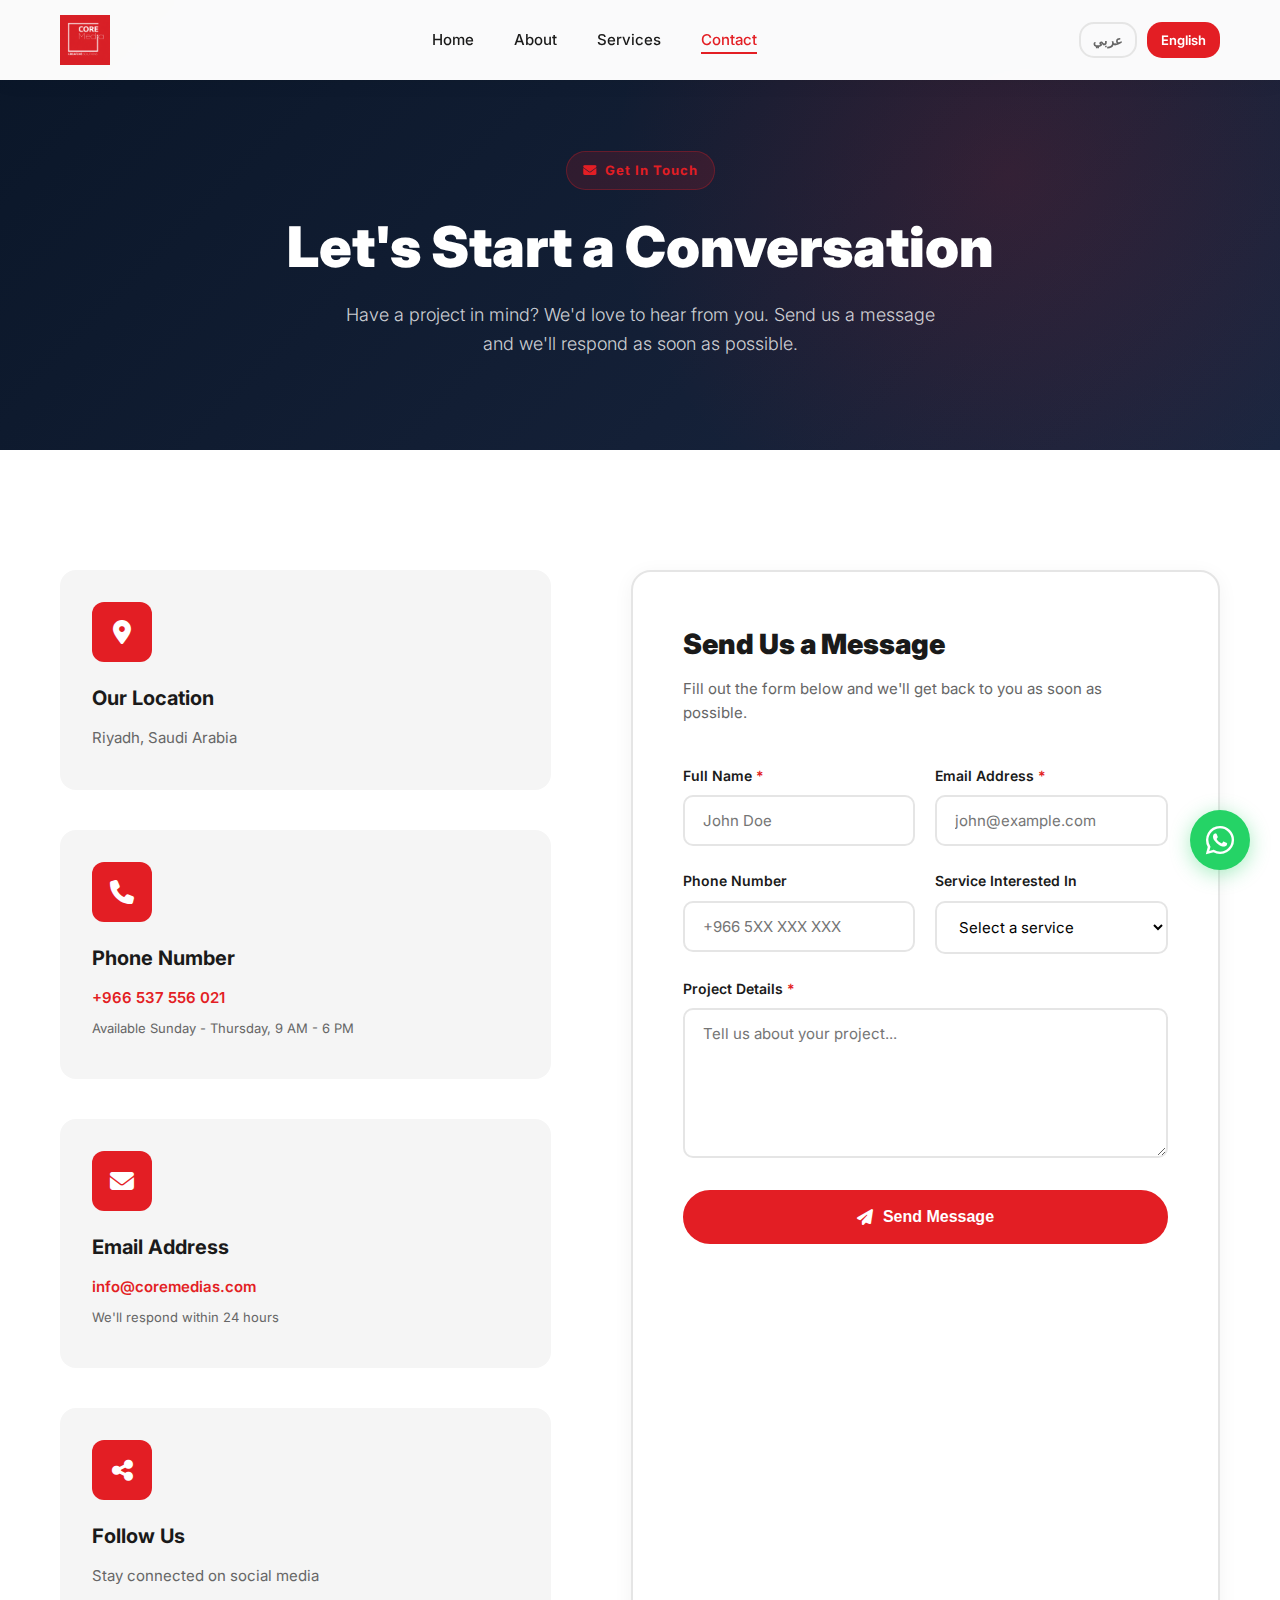
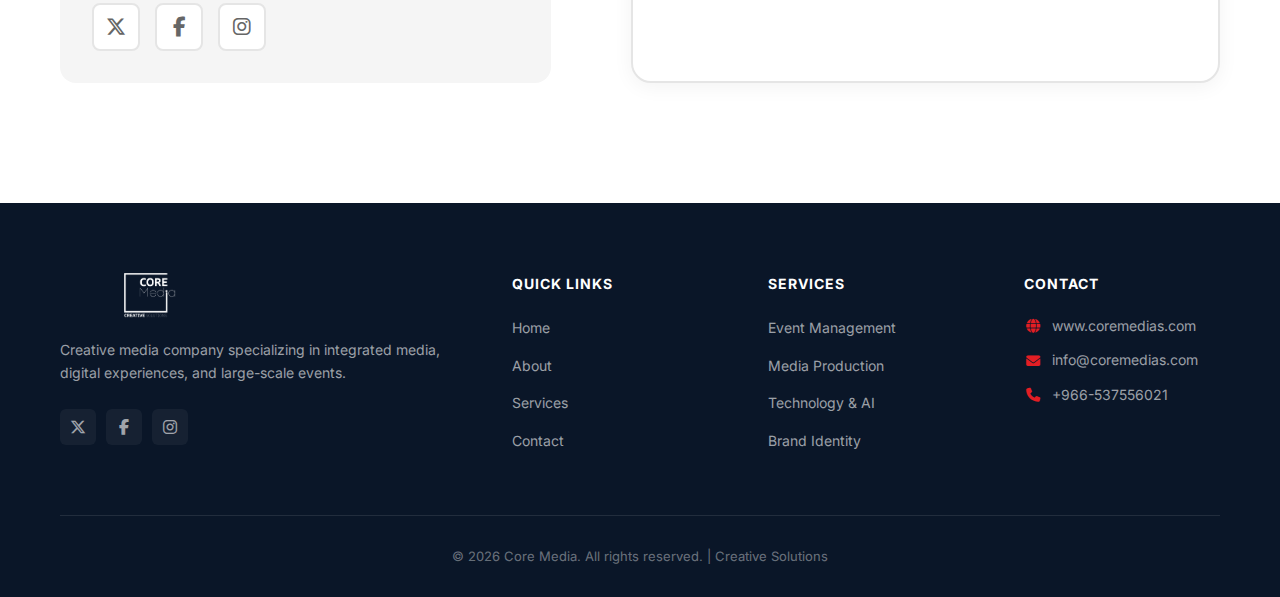
<file: contact-en.html>
<!DOCTYPE html>
<html lang="en" dir="ltr">
<head>
    <meta charset="UTF-8">
    <meta name="viewport" content="width=device-width, initial-scale=1.0">
    <meta name="description" content="Contact Core Media - Get in touch with us for your next project">
    <title>Contact Us - Core Media</title>
    <link rel="icon" type="image/png" href="/assets/images/favicon.png">
    <link rel="preconnect" href="https://fonts.googleapis.com">
    <link rel="preconnect" href="https://fonts.gstatic.com" crossorigin>
    <link href="https://fonts.googleapis.com/css2?family=Inter:wght@300;400;500;600;700;800;900&display=swap" rel="stylesheet">
    <link rel="stylesheet" href="https://cdnjs.cloudflare.com/ajax/libs/font-awesome/6.4.0/css/all.min.css">

    <style>
        * {
            margin: 0;
            padding: 0;
            box-sizing: border-box;
        }

        :root {
            --primary-red: #E31E24;
            --dark-navy: #0a1628;
            --white: #ffffff;
            --light-gray: #f5f5f5;
            --text-gray: #666666;
            --border-gray: #e5e5e5;
        }

        body {
            font-family: 'Inter', -apple-system, BlinkMacSystemFont, sans-serif;
            color: #1a1a1a;
            line-height: 1.6;
            background: white;
            overflow-x: hidden;
        }

        /* Navigation */
        nav {
            position: fixed;
            top: 0;
            left: 0;
            right: 0;
            background: rgba(255, 255, 255, 0.98);
            backdrop-filter: blur(10px);
            padding: 15px 60px;
            z-index: 1000;
            box-shadow: 0 2px 20px rgba(0, 0, 0, 0.05);
            transition: all 0.3s ease;
        }

        nav.scrolled {
            padding: 10px 60px;
            box-shadow: 0 2px 30px rgba(0, 0, 0, 0.1);
        }

        .nav-container {
            max-width: 1400px;
            margin: 0 auto;
            display: flex;
            justify-content: space-between;
            align-items: center;
        }

        .logo {
            height: 50px;
            max-width: 180px;
            transition: all 0.3s ease;
        }

        nav.scrolled .logo {
            height: 45px;
            max-width: 160px;
        }

        .logo img {
            height: 100%;
            width: 100%;
            object-fit: contain;
        }

        .nav-menu {
            display: flex;
            gap: 40px;
            list-style: none;
            align-items: center;
        }

        .nav-menu a {
            text-decoration: none;
            color: #1a1a1a;
            font-size: 15px;
            font-weight: 500;
            transition: color 0.3s;
            position: relative;
        }

        .nav-menu a::after {
            content: '';
            position: absolute;
            bottom: -5px;
            left: 0;
            width: 0;
            height: 2px;
            background: var(--primary-red);
            transition: width 0.3s ease;
        }

        .nav-menu a:hover::after,
        .nav-menu a.active::after {
            width: 100%;
        }

        .nav-menu a:hover,
        .nav-menu a.active {
            color: var(--primary-red);
        }

        .language-switcher {
            display: flex;
            gap: 10px;
            align-items: center;
        }

        .lang-btn {
            padding: 6px 12px;
            border-radius: 15px;
            text-decoration: none;
            font-weight: 600;
            font-size: 13px;
            transition: all 0.3s;
            border: 2px solid transparent;
        }

        .lang-btn.active {
            background: var(--primary-red);
            color: white;
        }

        .lang-btn:not(.active) {
            color: var(--text-gray);
            border-color: var(--border-gray);
        }

        .lang-btn:not(.active):hover {
            border-color: var(--primary-red);
            color: var(--primary-red);
        }

        /* Floating WhatsApp Button */
        .whatsapp-float {
            position: fixed;
            bottom: 30px;
            right: 30px;
            width: 60px;
            height: 60px;
            background: #25D366;
            border-radius: 50%;
            display: flex;
            align-items: center;
            justify-content: center;
            box-shadow: 0 4px 20px rgba(37, 211, 102, 0.4);
            z-index: 999;
            cursor: pointer;
            transition: all 0.3s ease;
            animation: pulse-whatsapp 2s infinite;
            text-decoration: none;
        }

        .whatsapp-float:hover {
            transform: scale(1.1);
            box-shadow: 0 6px 30px rgba(37, 211, 102, 0.6);
        }

        .whatsapp-float i {
            color: white;
            font-size: 32px;
        }

        @keyframes pulse-whatsapp {
            0%, 100% {
                box-shadow: 0 4px 20px rgba(37, 211, 102, 0.4);
            }
            50% {
                box-shadow: 0 6px 30px rgba(37, 211, 102, 0.7);
            }
        }

        /* Hero Section */
        .contact-hero {
            min-height: 50vh;
            background: linear-gradient(135deg, #0a1628 0%, #1a2640 100%);
            padding: 140px 60px 80px;
            position: relative;
            overflow: hidden;
            display: flex;
            align-items: center;
            text-align: center;
        }

        .contact-hero::before {
            content: '';
            position: absolute;
            top: -50%;
            right: -10%;
            width: 800px;
            height: 800px;
            background: radial-gradient(circle, rgba(227, 30, 36, 0.15) 0%, transparent 70%);
            border-radius: 50%;
            animation: pulse 8s ease-in-out infinite;
        }

        @keyframes pulse {
            0%, 100% { transform: scale(1); opacity: 0.15; }
            50% { transform: scale(1.1); opacity: 0.25; }
        }

        .contact-hero-container {
            max-width: 900px;
            margin: 0 auto;
            position: relative;
            z-index: 2;
            color: white;
        }

        .contact-tag {
            display: inline-flex;
            align-items: center;
            gap: 8px;
            background: rgba(227, 30, 36, 0.15);
            border: 1px solid rgba(227, 30, 36, 0.3);
            padding: 8px 16px;
            border-radius: 25px;
            color: var(--primary-red);
            font-size: 13px;
            font-weight: 700;
            letter-spacing: 1px;
            margin-bottom: 24px;
        }

        .contact-hero-title {
            font-size: 56px;
            font-weight: 900;
            line-height: 1.2;
            margin-bottom: 20px;
        }

        .contact-hero-subtitle {
            font-size: 18px;
            font-weight: 300;
            color: rgba(255, 255, 255, 0.8);
            max-width: 600px;
            margin: 0 auto;
        }

        /* Contact Section */
        .contact-section {
            padding: 120px 60px;
            background: white;
        }

        .contact-container {
            max-width: 1400px;
            margin: 0 auto;
            display: grid;
            grid-template-columns: 1fr 1.2fr;
            gap: 80px;
        }

        /* Contact Info */
        .contact-info {
            display: flex;
            flex-direction: column;
            gap: 40px;
        }

        .info-card {
            background: var(--light-gray);
            border-radius: 16px;
            padding: 30px;
            transition: all 0.3s ease;
            border: 2px solid transparent;
        }

        .info-card:hover {
            background: white;
            border-color: var(--primary-red);
            transform: translateY(-5px);
            box-shadow: 0 10px 40px rgba(0, 0, 0, 0.1);
        }

        .info-card-icon {
            width: 60px;
            height: 60px;
            background: var(--primary-red);
            border-radius: 12px;
            display: flex;
            align-items: center;
            justify-content: center;
            margin-bottom: 20px;
            color: white;
            font-size: 24px;
        }

        .info-card-title {
            font-size: 20px;
            font-weight: 700;
            margin-bottom: 12px;
            color: #1a1a1a;
        }

        .info-card-text {
            font-size: 15px;
            color: var(--text-gray);
            line-height: 1.6;
            margin-bottom: 8px;
        }

        .info-card-link {
            color: var(--primary-red);
            text-decoration: none;
            font-weight: 600;
            transition: all 0.3s ease;
        }

        .info-card-link:hover {
            text-decoration: underline;
        }

        .social-links-large {
            display: flex;
            gap: 15px;
            margin-top: 15px;
        }

        .social-link-large {
            width: 48px;
            height: 48px;
            background: white;
            border-radius: 8px;
            display: flex;
            align-items: center;
            justify-content: center;
            text-decoration: none;
            color: var(--text-gray);
            font-size: 20px;
            transition: all 0.3s;
            border: 2px solid var(--border-gray);
        }

        .social-link-large:hover {
            background: var(--primary-red);
            color: white;
            border-color: var(--primary-red);
            transform: translateY(-3px);
        }

        /* Contact Form */
        .contact-form {
            background: white;
            border: 2px solid var(--border-gray);
            border-radius: 20px;
            padding: 50px;
            box-shadow: 0 4px 20px rgba(0, 0, 0, 0.05);
        }

        .form-title {
            font-size: 28px;
            font-weight: 900;
            margin-bottom: 10px;
            color: #1a1a1a;
        }

        .form-subtitle {
            font-size: 15px;
            color: var(--text-gray);
            margin-bottom: 40px;
        }

        .form-group {
            margin-bottom: 24px;
        }

        .form-label {
            display: block;
            font-size: 14px;
            font-weight: 600;
            color: #1a1a1a;
            margin-bottom: 8px;
        }

        .form-label .required {
            color: var(--primary-red);
        }

        .form-input,
        .form-textarea,
        .form-select {
            width: 100%;
            padding: 14px 18px;
            border: 2px solid var(--border-gray);
            border-radius: 10px;
            font-size: 15px;
            font-family: 'Inter', sans-serif;
            transition: all 0.3s ease;
            background: white;
        }

        .form-input:focus,
        .form-textarea:focus,
        .form-select:focus {
            outline: none;
            border-color: var(--primary-red);
            box-shadow: 0 0 0 4px rgba(227, 30, 36, 0.1);
        }

        .form-textarea {
            min-height: 150px;
            resize: vertical;
        }

        .form-row {
            display: grid;
            grid-template-columns: 1fr 1fr;
            gap: 20px;
        }

        .form-button {
            width: 100%;
            padding: 16px 32px;
            background: var(--primary-red);
            color: white;
            border: 2px solid var(--primary-red);
            border-radius: 30px;
            font-size: 16px;
            font-weight: 700;
            cursor: pointer;
            transition: all 0.3s ease;
            display: flex;
            align-items: center;
            justify-content: center;
            gap: 10px;
        }

        .form-button:hover {
            background: transparent;
            color: var(--primary-red);
            transform: translateY(-3px);
            box-shadow: 0 8px 24px rgba(227, 30, 36, 0.3);
        }

        .form-button:active {
            transform: translateY(-1px);
        }

        /* Success Message */
        .success-message {
            display: none;
            padding: 20px;
            background: #d4edda;
            border: 2px solid #c3e6cb;
            border-radius: 10px;
            color: #155724;
            margin-bottom: 20px;
            text-align: center;
            font-weight: 600;
        }

        .success-message.show {
            display: block;
            animation: slideDown 0.5s ease;
        }

        @keyframes slideDown {
            from {
                opacity: 0;
                transform: translateY(-20px);
            }
            to {
                opacity: 1;
                transform: translateY(0);
            }
        }

        /* Footer */
        footer {
            background: var(--dark-navy);
            color: white;
            padding: 70px 60px 30px;
        }

        .footer-grid {
            max-width: 1400px;
            margin: 0 auto 50px;
            display: grid;
            grid-template-columns: 2fr 1fr 1fr 1fr;
            gap: 60px;
        }

        .footer-logo {
            height: 45px;
            max-width: 180px;
            margin-bottom: 20px;
        }

        .footer-logo img {
            height: 100%;
            width: 100%;
            object-fit: contain;
            filter: brightness(0) invert(1);
        }

        .footer-text {
            font-size: 14px;
            line-height: 1.7;
            color: rgba(255, 255, 255, 0.6);
            margin-bottom: 24px;
        }

        .footer-title {
            font-size: 14px;
            font-weight: 700;
            margin-bottom: 20px;
            text-transform: uppercase;
            letter-spacing: 1px;
        }

        .footer-links {
            list-style: none;
        }

        .footer-links li {
            margin-bottom: 12px;
        }

        .footer-links a {
            color: rgba(255, 255, 255, 0.6);
            text-decoration: none;
            font-size: 14px;
            transition: color 0.3s;
        }

        .footer-links a:hover {
            color: var(--primary-red);
        }

        .footer-contact {
            display: flex;
            flex-direction: column;
            gap: 12px;
        }

        .contact-item {
            display: flex;
            align-items: center;
            gap: 10px;
            font-size: 14px;
            color: rgba(255, 255, 255, 0.6);
        }

        .contact-item i {
            color: var(--primary-red);
            width: 18px;
            text-align: center;
        }

        .social-links {
            display: flex;
            gap: 10px;
            margin-top: 20px;
        }

        .social-link {
            width: 36px;
            height: 36px;
            background: rgba(255, 255, 255, 0.05);
            border-radius: 6px;
            display: flex;
            align-items: center;
            justify-content: center;
            text-decoration: none;
            color: rgba(255, 255, 255, 0.6);
            font-size: 16px;
            transition: all 0.3s;
        }

        .social-link:hover {
            background: var(--primary-red);
            color: white;
            transform: translateY(-3px);
        }

        .footer-bottom {
            max-width: 1400px;
            margin: 0 auto;
            padding-top: 30px;
            border-top: 1px solid rgba(255, 255, 255, 0.1);
            text-align: center;
            color: rgba(255, 255, 255, 0.4);
            font-size: 13px;
        }

        /* Responsive */
        @media (max-width: 1024px) {
            .contact-container {
                grid-template-columns: 1fr;
                gap: 60px;
            }

            .footer-grid {
                grid-template-columns: 1fr 1fr;
            }
        }

        @media (max-width: 768px) {
            nav, .contact-hero, .contact-section, footer {
                padding-left: 25px;
                padding-right: 25px;
            }

            .nav-menu {
                display: none;
            }

            .contact-hero-title {
                font-size: 36px;
            }

            .contact-form {
                padding: 30px;
            }

            .form-row {
                grid-template-columns: 1fr;
            }

            .footer-grid {
                grid-template-columns: 1fr;
            }

            .whatsapp-float {
                bottom: 20px;
                right: 20px;
                width: 50px;
                height: 50px;
            }

            .whatsapp-float i {
                font-size: 26px;
            }
        }
    </style>
</head>
<body>
    <!-- Floating WhatsApp Button -->
    <a href="https://wa.me/966537556021" class="whatsapp-float" target="_blank" aria-label="Contact us on WhatsApp">
        <i class="fab fa-whatsapp"></i>
    </a>

    <!-- Navigation -->
    <nav>
        <div class="nav-container">
            <div class="logo">
                <img src="/assets/images/logo.png" alt="Core Media">
            </div>
            <ul class="nav-menu">
                <li><a href="index-en.html">Home</a></li>
                <li><a href="about-en.html">About</a></li>
                <li><a href="services-en.html">Services</a></li>
                <li><a href="contact-en.html" class="active">Contact</a></li>
            </ul>
            <div class="language-switcher">
                <a href="contact-ar.html" class="lang-btn">عربي</a>
                <a href="contact-en.html" class="lang-btn active">English</a>
            </div>
        </div>
    </nav>

    <!-- Hero Section -->
    <section class="contact-hero">
        <div class="contact-hero-container">
            <div class="contact-tag">
                <i class="fas fa-envelope"></i>
                Get In Touch
            </div>
            <h1 class="contact-hero-title">Let's Start a Conversation</h1>
            <p class="contact-hero-subtitle">
                Have a project in mind? We'd love to hear from you. Send us a message and we'll respond as soon as possible.
            </p>
        </div>
    </section>

    <!-- Contact Section -->
    <section class="contact-section">
        <div class="contact-container">
            <!-- Contact Info -->
            <div class="contact-info">
                <div class="info-card">
                    <div class="info-card-icon">
                        <i class="fas fa-map-marker-alt"></i>
                    </div>
                    <h3 class="info-card-title">Our Location</h3>
                    <p class="info-card-text">
                        Riyadh, Saudi Arabia
                    </p>
                </div>

                <div class="info-card">
                    <div class="info-card-icon">
                        <i class="fas fa-phone"></i>
                    </div>
                    <h3 class="info-card-title">Phone Number</h3>
                    <p class="info-card-text">
                        <a href="tel:+966537556021" class="info-card-link">+966 537 556 021</a>
                    </p>
                    <p class="info-card-text" style="font-size: 13px; margin-top: 8px;">
                        Available Sunday - Thursday, 9 AM - 6 PM
                    </p>
                </div>

                <div class="info-card">
                    <div class="info-card-icon">
                        <i class="fas fa-envelope"></i>
                    </div>
                    <h3 class="info-card-title">Email Address</h3>
                    <p class="info-card-text">
                        <a href="mailto:info@coremedias.com" class="info-card-link">info@coremedias.com</a>
                    </p>
                    <p class="info-card-text" style="font-size: 13px; margin-top: 8px;">
                        We'll respond within 24 hours
                    </p>
                </div>

                <div class="info-card">
                    <div class="info-card-icon">
                        <i class="fas fa-share-alt"></i>
                    </div>
                    <h3 class="info-card-title">Follow Us</h3>
                    <p class="info-card-text">Stay connected on social media</p>
                    <div class="social-links-large">
                        <a href="https://x.com/coremedias1" class="social-link-large" target="_blank" title="X (Twitter)">
                            <i class="fab fa-x-twitter"></i>
                        </a>
                        <a href="https://facebook.com/coremedias1" class="social-link-large" target="_blank" title="Facebook">
                            <i class="fab fa-facebook-f"></i>
                        </a>
                        <a href="https://instagram.com/coremedias1" class="social-link-large" target="_blank" title="Instagram">
                            <i class="fab fa-instagram"></i>
                        </a>
                    </div>
                </div>
            </div>

            <!-- Contact Form -->
            <div class="contact-form">
                <h2 class="form-title">Send Us a Message</h2>
                <p class="form-subtitle">Fill out the form below and we'll get back to you as soon as possible.</p>

                <div id="successMessage" class="success-message">
                    <i class="fas fa-check-circle"></i> Thank you! Your message has been sent successfully. We'll get back to you soon.
                </div>

                <form id="contactForm" action="https://formspree.io/f/xreapakv" method="POST">
                    <div class="form-row">
                        <div class="form-group">
                            <label class="form-label">
                                Full Name <span class="required">*</span>
                            </label>
                            <input type="text" name="name" class="form-input" placeholder="John Doe" required>
                        </div>

                        <div class="form-group">
                            <label class="form-label">
                                Email Address <span class="required">*</span>
                            </label>
                            <input type="email" name="email" class="form-input" placeholder="john@example.com" required>
                        </div>
                    </div>

                    <div class="form-row">
                        <div class="form-group">
                            <label class="form-label">
                                Phone Number
                            </label>
                            <input type="tel" name="phone" class="form-input" placeholder="+966 5XX XXX XXX">
                        </div>

                        <div class="form-group">
                            <label class="form-label">
                                Service Interested In
                            </label>
                            <select name="service" class="form-select">
                                <option value="">Select a service</option>
                                <option value="events">Events & Experience</option>
                                <option value="media">Media & Production</option>
                                <option value="technology">Technology & AI</option>
                                <option value="branding">Brand Identity</option>
                                <option value="other">Other</option>
                            </select>
                        </div>
                    </div>

                    <div class="form-group">
                        <label class="form-label">
                            Project Details <span class="required">*</span>
                        </label>
                        <textarea name="message" class="form-textarea" placeholder="Tell us about your project..." required></textarea>
                    </div>

                    <button type="submit" class="form-button">
                        <i class="fas fa-paper-plane"></i>
                        Send Message
                    </button>
                </form>
            </div>
        </div>
    </section>

    <!-- Footer -->
    <footer>
        <div class="footer-grid">
            <div>
                <div class="footer-logo">
                    <img src="/assets/images/logo-white.png" alt="Core Media">
                </div>
                <p class="footer-text">
                    Creative media company specializing in integrated media, digital experiences, and large-scale events.
                </p>
                <div class="social-links">
                    <a href="https://x.com/coremedias1" class="social-link" target="_blank" title="X (Twitter)">
                        <i class="fab fa-x-twitter"></i>
                    </a>
                    <a href="https://facebook.com/coremedias1" class="social-link" target="_blank" title="Facebook">
                        <i class="fab fa-facebook-f"></i>
                    </a>
                    <a href="https://instagram.com/coremedias1" class="social-link" target="_blank" title="Instagram">
                        <i class="fab fa-instagram"></i>
                    </a>
                </div>
            </div>
            <div>
                <h3 class="footer-title">Quick Links</h3>
                <ul class="footer-links">
                    <li><a href="index-en.html">Home</a></li>
                    <li><a href="about-en.html">About</a></li>
                    <li><a href="services-en.html">Services</a></li>
                    <li><a href="contact-en.html">Contact</a></li>
                </ul>
            </div>
            <div>
                <h3 class="footer-title">Services</h3>
                <ul class="footer-links">
                    <li><a href="services-en.html">Event Management</a></li>
                    <li><a href="services-en.html">Media Production</a></li>
                    <li><a href="services-en.html">Technology & AI</a></li>
                    <li><a href="services-en.html">Brand Identity</a></li>
                </ul>
            </div>
            <div>
                <h3 class="footer-title">Contact</h3>
                <div class="footer-contact">
                    <div class="contact-item">
                        <i class="fas fa-globe"></i>
                        <span>www.coremedias.com</span>
                    </div>
                    <div class="contact-item">
                        <i class="fas fa-envelope"></i>
                        <span>info@coremedias.com</span>
                    </div>
                    <div class="contact-item">
                        <i class="fas fa-phone"></i>
                        <span>+966-537556021</span>
                    </div>
                </div>
            </div>
        </div>
        <div class="footer-bottom">
            <p>© 2026 Core Media. All rights reserved. | Creative Solutions</p>
        </div>
    </footer>

    <script>
        // Navbar scroll effect
        window.addEventListener('scroll', () => {
            const nav = document.querySelector('nav');
            if (window.scrollY > 50) {
                nav.classList.add('scrolled');
            } else {
                nav.classList.remove('scrolled');
            }
        });

        // Form submission
        const form = document.getElementById('contactForm');
        const successMessage = document.getElementById('successMessage');

        form.addEventListener('submit', async (e) => {
            e.preventDefault();

            const formData = new FormData(form);

            try {
                // Replace with your actual form endpoint (Formspree, EmailJS, etc.)
                // const response = await fetch(form.action, {
                //     method: 'POST',
                //     body: formData,
                //     headers: {
                //         'Accept': 'application/json'
                //     }
                // });

                // For demo purposes, show success message immediately
                successMessage.classList.add('show');
                form.reset();

                // Hide success message after 5 seconds
                setTimeout(() => {
                    successMessage.classList.remove('show');
                }, 5000);

                // Scroll to success message
                successMessage.scrollIntoView({ behavior: 'smooth', block: 'nearest' });

            } catch (error) {
                console.error('Error:', error);
                alert('Sorry, there was an error sending your message. Please try again or contact us directly via email or phone.');
            }
        });
    </script>
</body>
</html>
</file>
